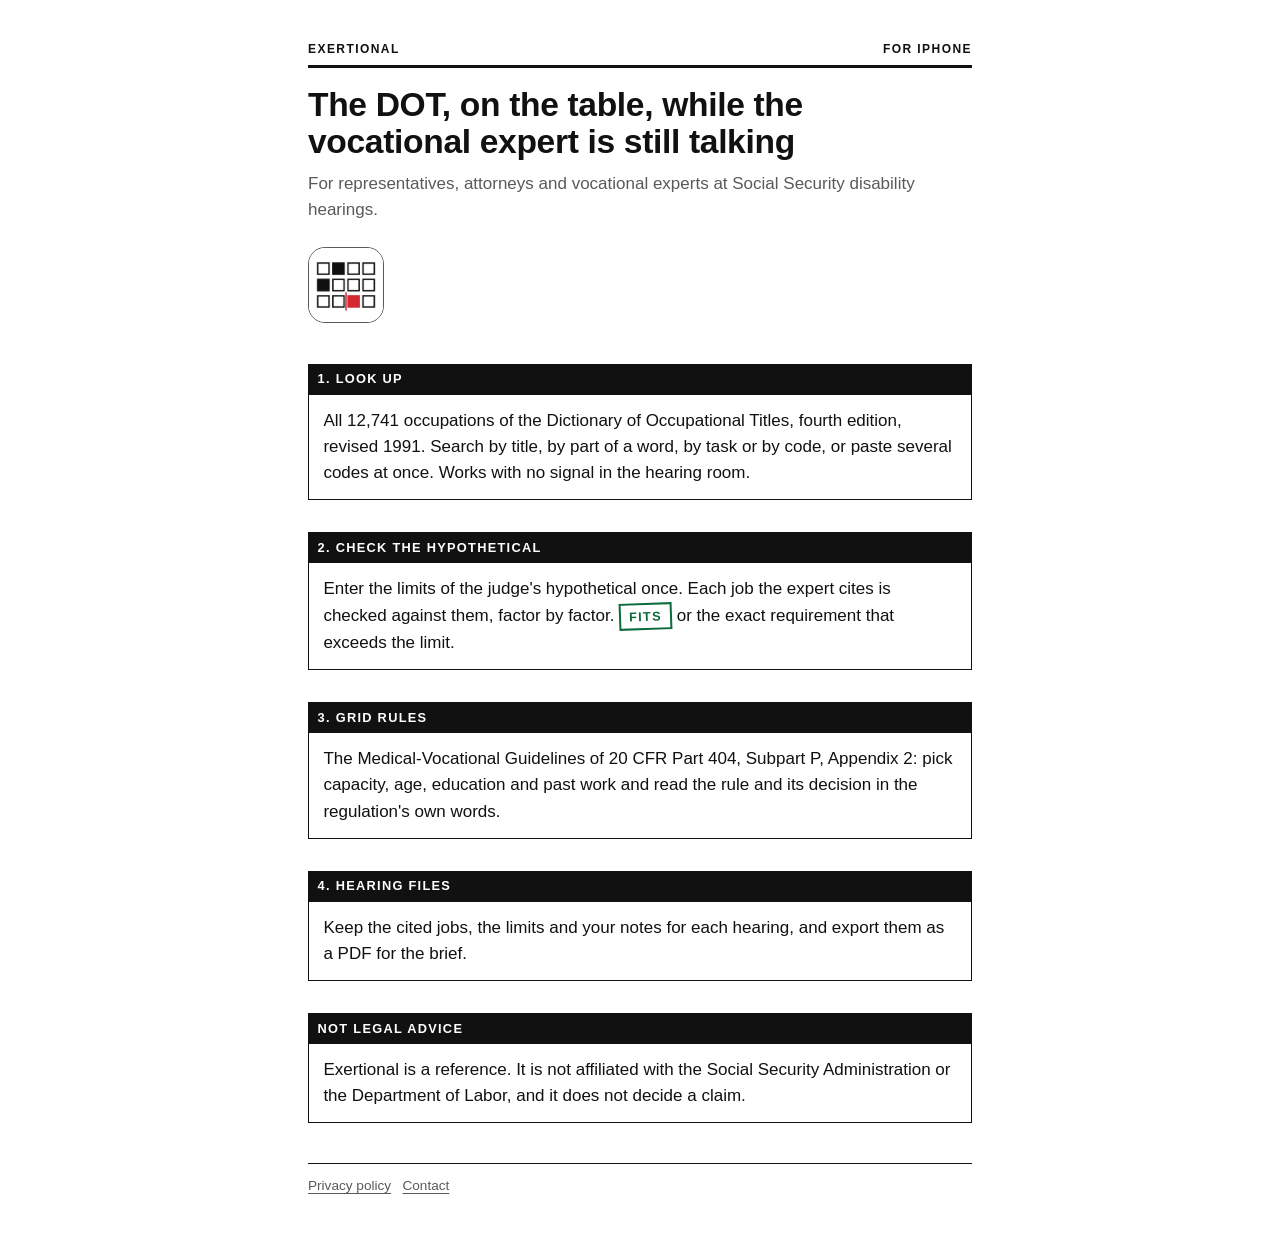
<file: index.html>
<!doctype html>
<html lang="en">
<meta charset="utf-8">
<meta name="viewport" content="width=device-width, initial-scale=1">
<title>Exertional: DOT, SCO and grid rules for Social Security disability hearings</title>
<meta name="description" content="Exertional puts the Dictionary of Occupational Titles, its Selected Characteristics and the Medical-Vocational Guidelines on your iPhone, for Social Security disability hearings.">
<link rel="icon" href="/assets/icon-180.png">
<link rel="stylesheet" href="/assets/site.css">
<header>
  <div class="form"><span>Exertional</span><span>For iPhone</span></div>
  <h1>The DOT, on the table, while the vocational expert is still talking</h1>
  <p>For representatives, attorneys and vocational experts at Social Security disability hearings.</p>
  <img class="icon" src="/assets/icon-180.png" alt="Exertional app icon">
</header>
<main>
  <h2>1. Look up</h2>
  <div class="box"><p>All 12,741 occupations of the Dictionary of Occupational Titles, fourth edition, revised 1991. Search by title, by part of a word, by task or by code, or paste several codes at once. Works with no signal in the hearing room.</p></div>
  <h2>2. Check the hypothetical</h2>
  <div class="box"><p>Enter the limits of the judge's hypothetical once. Each job the expert cites is checked against them, factor by factor. <span class="stamp">FITS</span> or the exact requirement that exceeds the limit.</p></div>
  <h2>3. Grid rules</h2>
  <div class="box"><p>The Medical-Vocational Guidelines of 20 CFR Part 404, Subpart P, Appendix 2: pick capacity, age, education and past work and read the rule and its decision in the regulation's own words.</p></div>
  <h2>4. Hearing files</h2>
  <div class="box"><p>Keep the cited jobs, the limits and your notes for each hearing, and export them as a PDF for the brief.</p></div>
  <h2>Not legal advice</h2>
  <div class="box"><p>Exertional is a reference. It is not affiliated with the Social Security Administration or the Department of Labor, and it does not decide a claim.</p></div>
  <footer><a href="/privacy/">Privacy policy</a> &nbsp; <a href="mailto:baltajmn@gmail.com?subject=Exertional">Contact</a></footer>
</main>
</html>
</file>
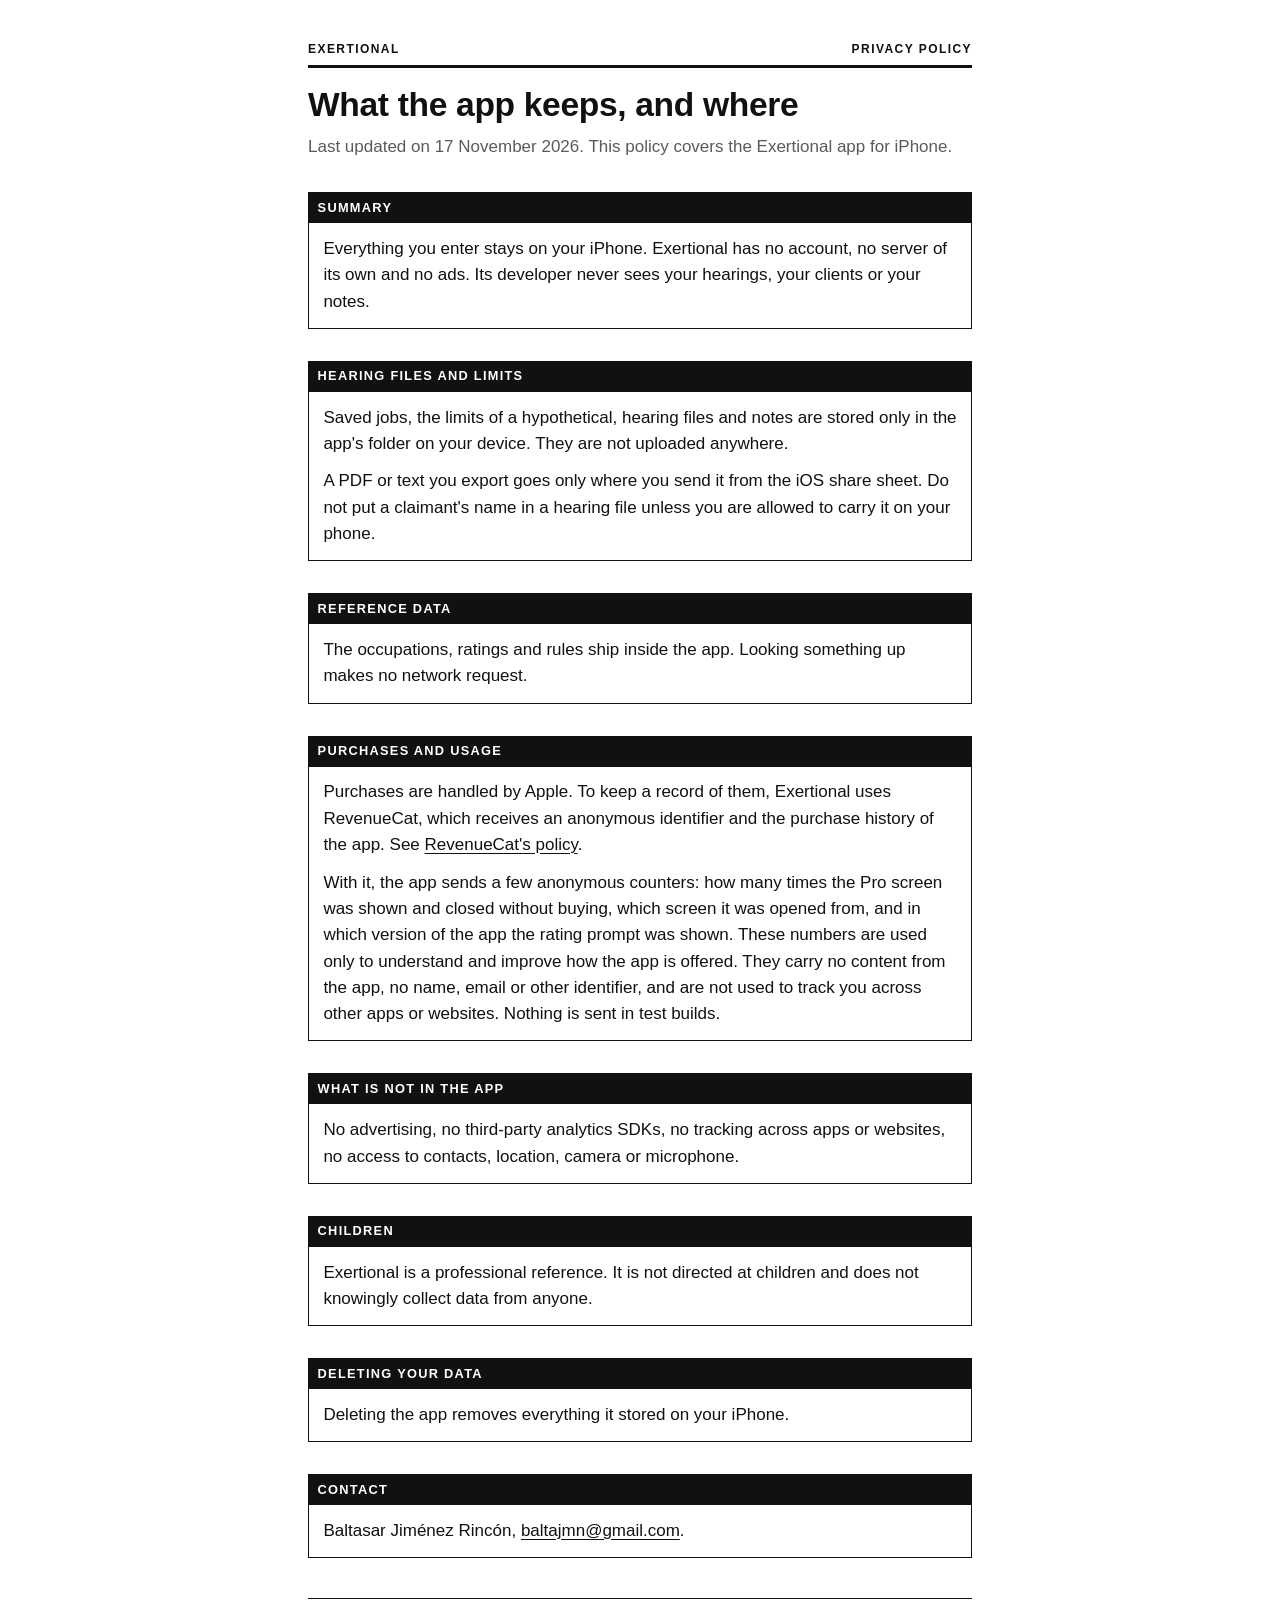
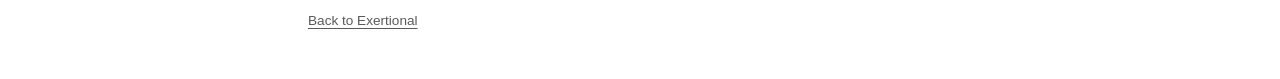
<file: privacy/index.html>
<!doctype html>
<html lang="en">
<meta charset="utf-8">
<meta name="viewport" content="width=device-width, initial-scale=1">
<title>Exertional privacy policy</title>
<link rel="icon" href="/assets/icon-180.png">
<link rel="stylesheet" href="/assets/site.css">
<header>
  <div class="form"><span>Exertional</span><span>Privacy policy</span></div>
  <h1>What the app keeps, and where</h1>
  <p>Last updated on 17 November 2026. This policy covers the Exertional app for iPhone.</p>
</header>
<main>
  <h2>Summary</h2>
  <div class="box"><p>Everything you enter stays on your iPhone. Exertional has no account, no server of its own and no ads. Its developer never sees your hearings, your clients or your notes.</p></div>
  <h2>Hearing files and limits</h2>
  <div class="box">
    <p>Saved jobs, the limits of a hypothetical, hearing files and notes are stored only in the app's folder on your device. They are not uploaded anywhere.</p>
    <p>A PDF or text you export goes only where you send it from the iOS share sheet. Do not put a claimant's name in a hearing file unless you are allowed to carry it on your phone.</p>
  </div>
  <h2>Reference data</h2>
  <div class="box"><p>The occupations, ratings and rules ship inside the app. Looking something up makes no network request.</p></div>
  <h2>Purchases and usage</h2>
  <div class="box">
    <p>Purchases are handled by Apple. To keep a record of them, Exertional uses RevenueCat, which receives an anonymous identifier and the purchase history of the app. See <a href="https://www.revenuecat.com/privacy">RevenueCat's policy</a>.</p>
    <p>With it, the app sends a few anonymous counters: how many times the Pro screen was shown and closed without buying, which screen it was opened from, and in which version of the app the rating prompt was shown. These numbers are used only to understand and improve how the app is offered. They carry no content from the app, no name, email or other identifier, and are not used to track you across other apps or websites. Nothing is sent in test builds.</p>
  </div>
  <h2>What is not in the app</h2>
  <div class="box"><p>No advertising, no third-party analytics SDKs, no tracking across apps or websites, no access to contacts, location, camera or microphone.</p></div>
  <h2>Children</h2>
  <div class="box"><p>Exertional is a professional reference. It is not directed at children and does not knowingly collect data from anyone.</p></div>
  <h2>Deleting your data</h2>
  <div class="box"><p>Deleting the app removes everything it stored on your iPhone.</p></div>
  <h2>Contact</h2>
  <div class="box"><p>Baltasar Jiménez Rincón, <a href="mailto:baltajmn@gmail.com?subject=Exertional%20privacy">baltajmn@gmail.com</a>.</p></div>
  <footer><a href="/">Back to Exertional</a></footer>
</main>
</html>
</file>
<file: assets/site.css>
/* Exertional: a printed federal form. Black ink, white paper, ruled boxes with a small label in the corner. */
:root { --ink: #111; --paper: #fff; --faint: #5a5a5a; --fits: #0b6b3a; }
@media (prefers-color-scheme: dark) { :root { --ink: #f2f2f2; --paper: #0c0c0c; --faint: #a8a8a8; --fits: #58c98b; } }
* { box-sizing: border-box; }
body { margin: 0; background: var(--paper); color: var(--ink); font: 17px/1.55 "Public Sans", "Helvetica Neue", Arial, sans-serif; }
header, main { max-width: 44rem; margin: 0 auto; padding: 0 1.25rem; }
header { padding-top: 2.5rem; }
.form { font-size: .75rem; font-weight: 700; letter-spacing: .12em; text-transform: uppercase; display: flex; justify-content: space-between; border-bottom: 3px solid var(--ink); padding-bottom: .4rem; }
h1 { font-size: 2.1rem; line-height: 1.1; font-weight: 800; margin: 1.2rem 0 .6rem; letter-spacing: -.01em; }
header p { color: var(--faint); margin: 0 0 1.5rem; }
h2 { background: var(--ink); color: var(--paper); font-size: .8rem; letter-spacing: .1em; text-transform: uppercase; padding: .35rem .6rem; margin: 2rem 0 0; }
.box { border: 1.5px solid var(--ink); border-top: 0; padding: .8rem .9rem; }
.box p, .box ul { margin: 0 0 .7rem; } .box > :last-child { margin-bottom: 0; }
ul { padding-left: 1.1rem; }
a { color: inherit; text-underline-offset: 3px; }
.stamp { display: inline-block; border: 2px solid var(--fits); color: var(--fits); font-weight: 800; font-size: .8rem; letter-spacing: .1em; padding: .1rem .5rem; transform: rotate(-2deg); }
img.icon { width: 76px; height: 76px; border-radius: 17px; border: 1px solid var(--faint); }
footer { margin: 2.5rem 0 3rem; font-size: .85rem; color: var(--faint); border-top: 1.5px solid var(--ink); padding-top: .7rem; }
</file>
